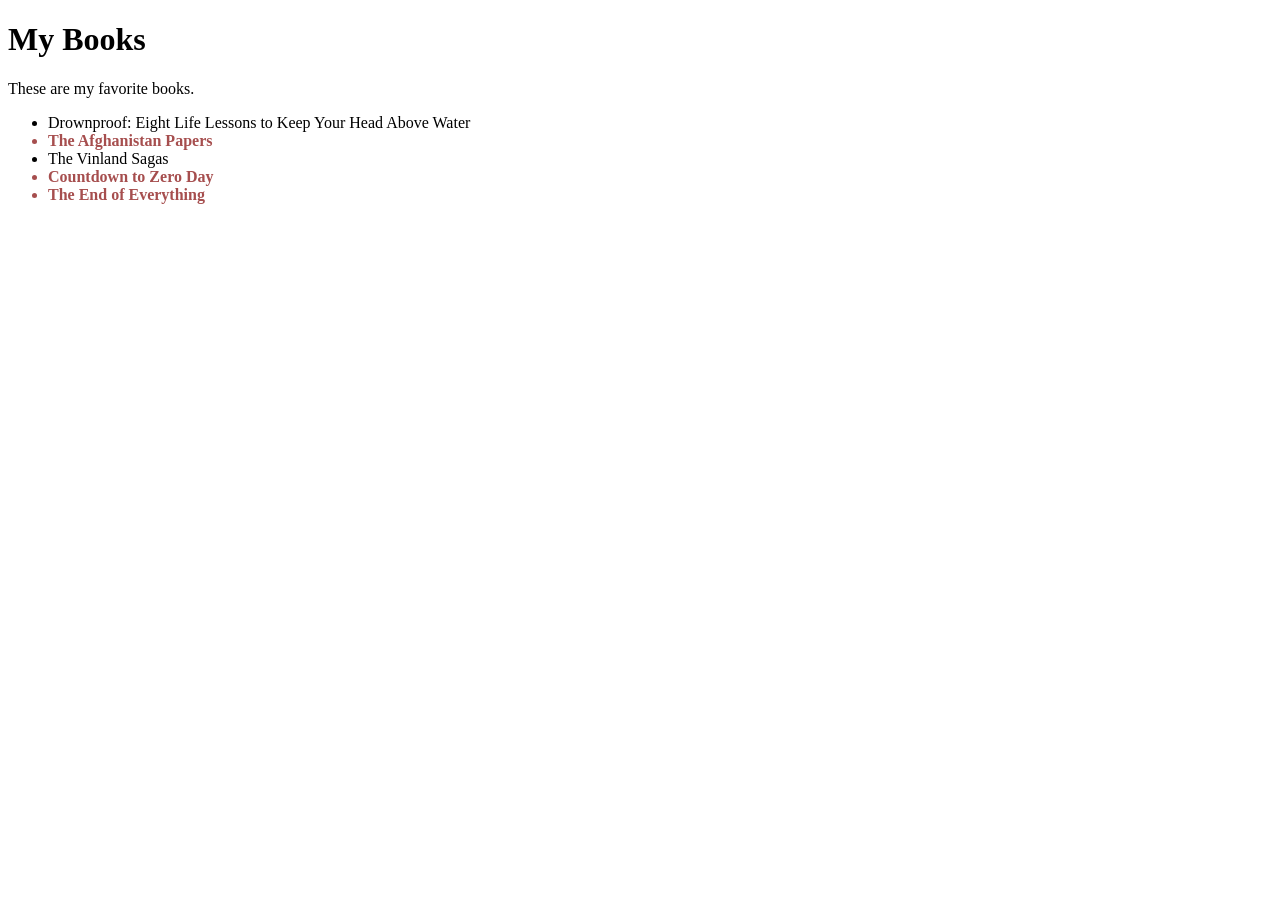
<file: bookExplorer/index.html>
<!DOCTYPE html>
<html lang='en'>
<head>
    <meta charset='utf-8'>
    <meta name='viewport' content='width=device-width, initial-scale=1'>
    <title>bookExplorer</title>
    <script src="explorer.js" defer></script>
    <style>
        .featured {
            color: hsl(0, 36%, 48%);
            font-weight: 700;
        }
    </style>
</head>
<body>
    <h1>My Books</h1>
    <p>These are my favorite books.</p>
    <ul>
        <li>Drownproof: Eight Life Lessons to Keep Your Head Above Water</li>
        <li>The Afghanistan Papers</li>
        <li>The Vinland Sagas</li>
        <li>Countdown to Zero Day</li>
        <li>The End of Everything</li>
    </ul>
</body>
</html>
</file>
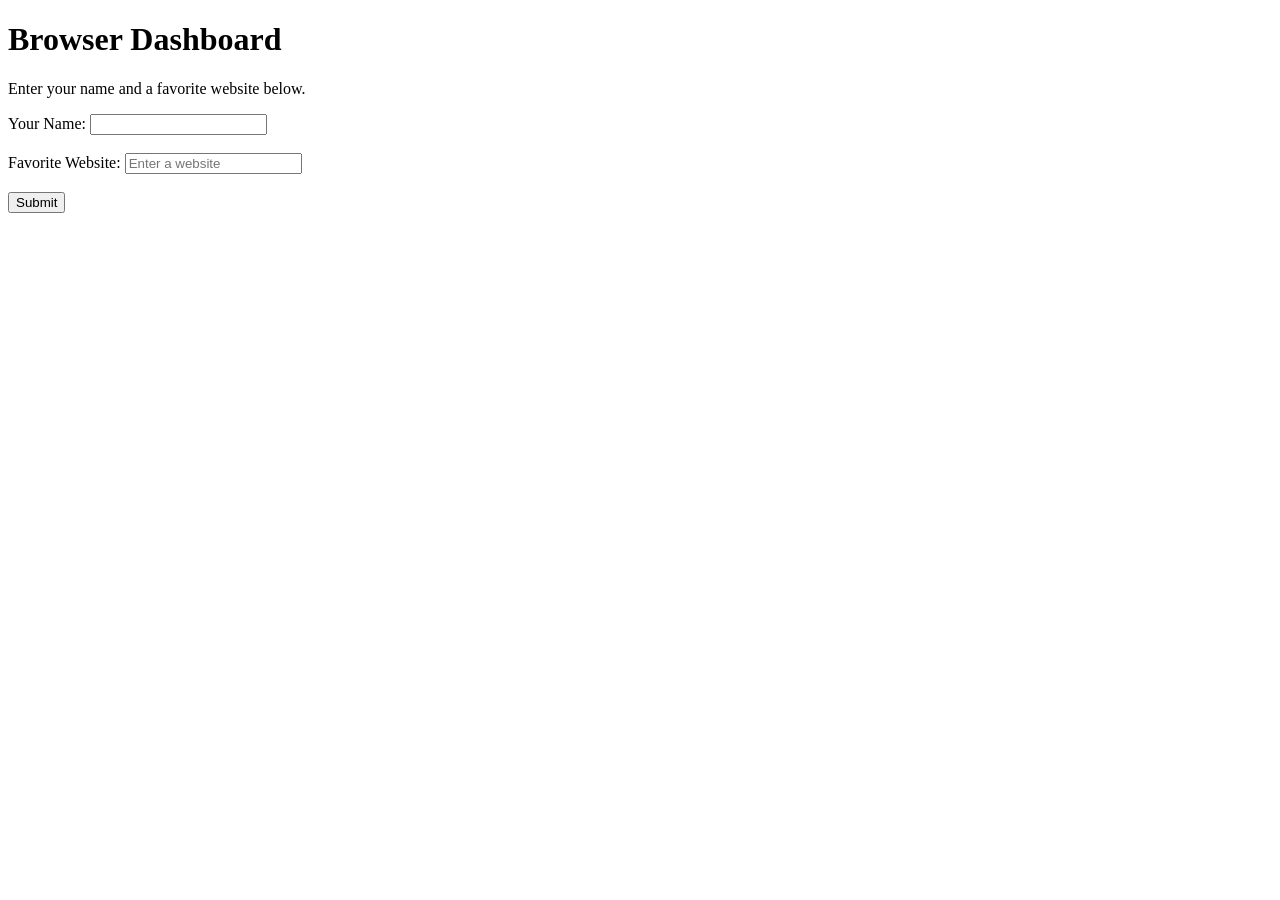
<file: browserDashboard/index.html>
<!DOCTYPE html>
<html lang="en">
<head>
    <meta charset="UTF-8">
    <meta name="viewport" content="width=device-width, initial-scale=1.0">
    <title>Aarons Browser Dashboard</title>
    <script src="dashboard.js" defer></script>
</head>
<body>

    <h1>Browser Dashboard</h1>

    <p>Enter your name and a favorite website below.</p>

    <form id="dashboardForm">

        <label for="userName">Your Name:</label>
        <input type="text" id="userName" name="userName" required>

        <br><br>

        <label for="favoriteWebsite">Favorite Website:</label>
        <input type="text" id="favoriteWebsite" name="favoriteWebsite"
               placeholder="Enter a website" required>

        <br><br>

        <button type="submit">Submit</button>

    </form>

    <section id="output"></section>

</body>
</html>
</file>
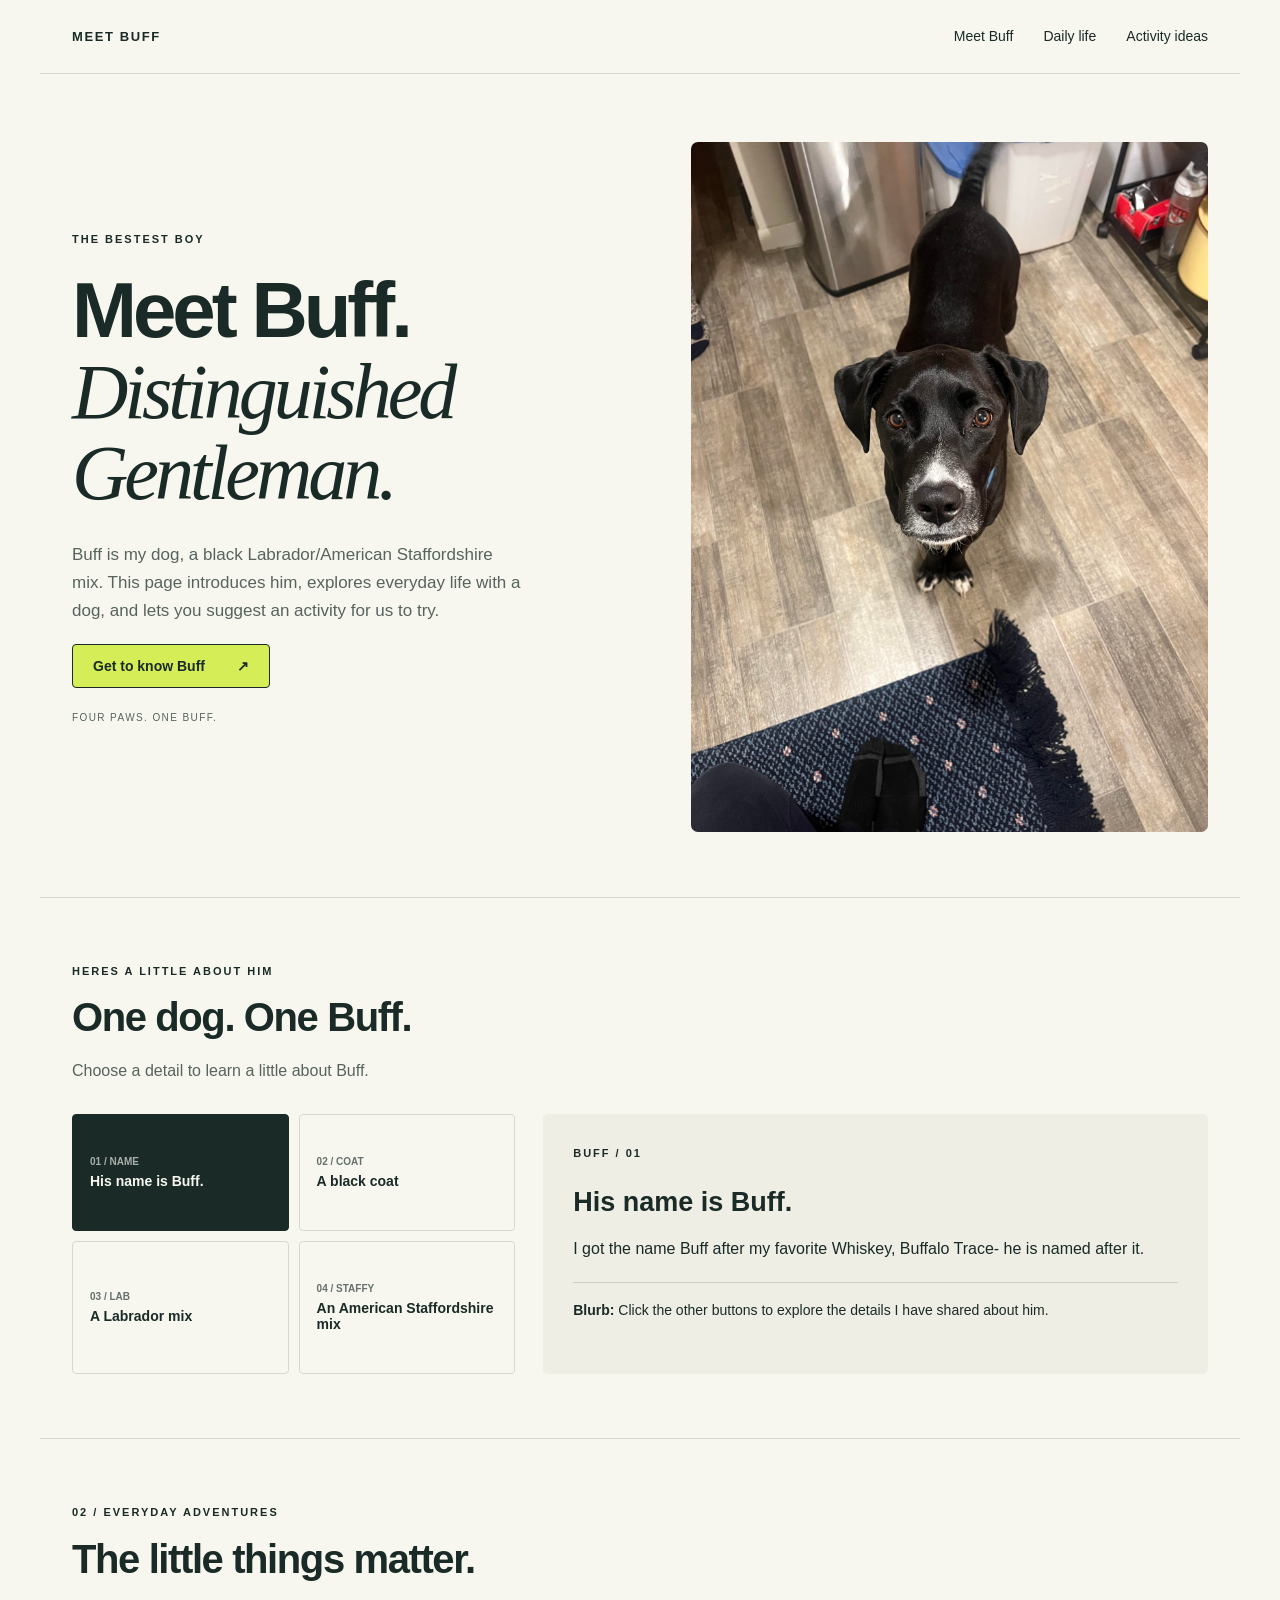
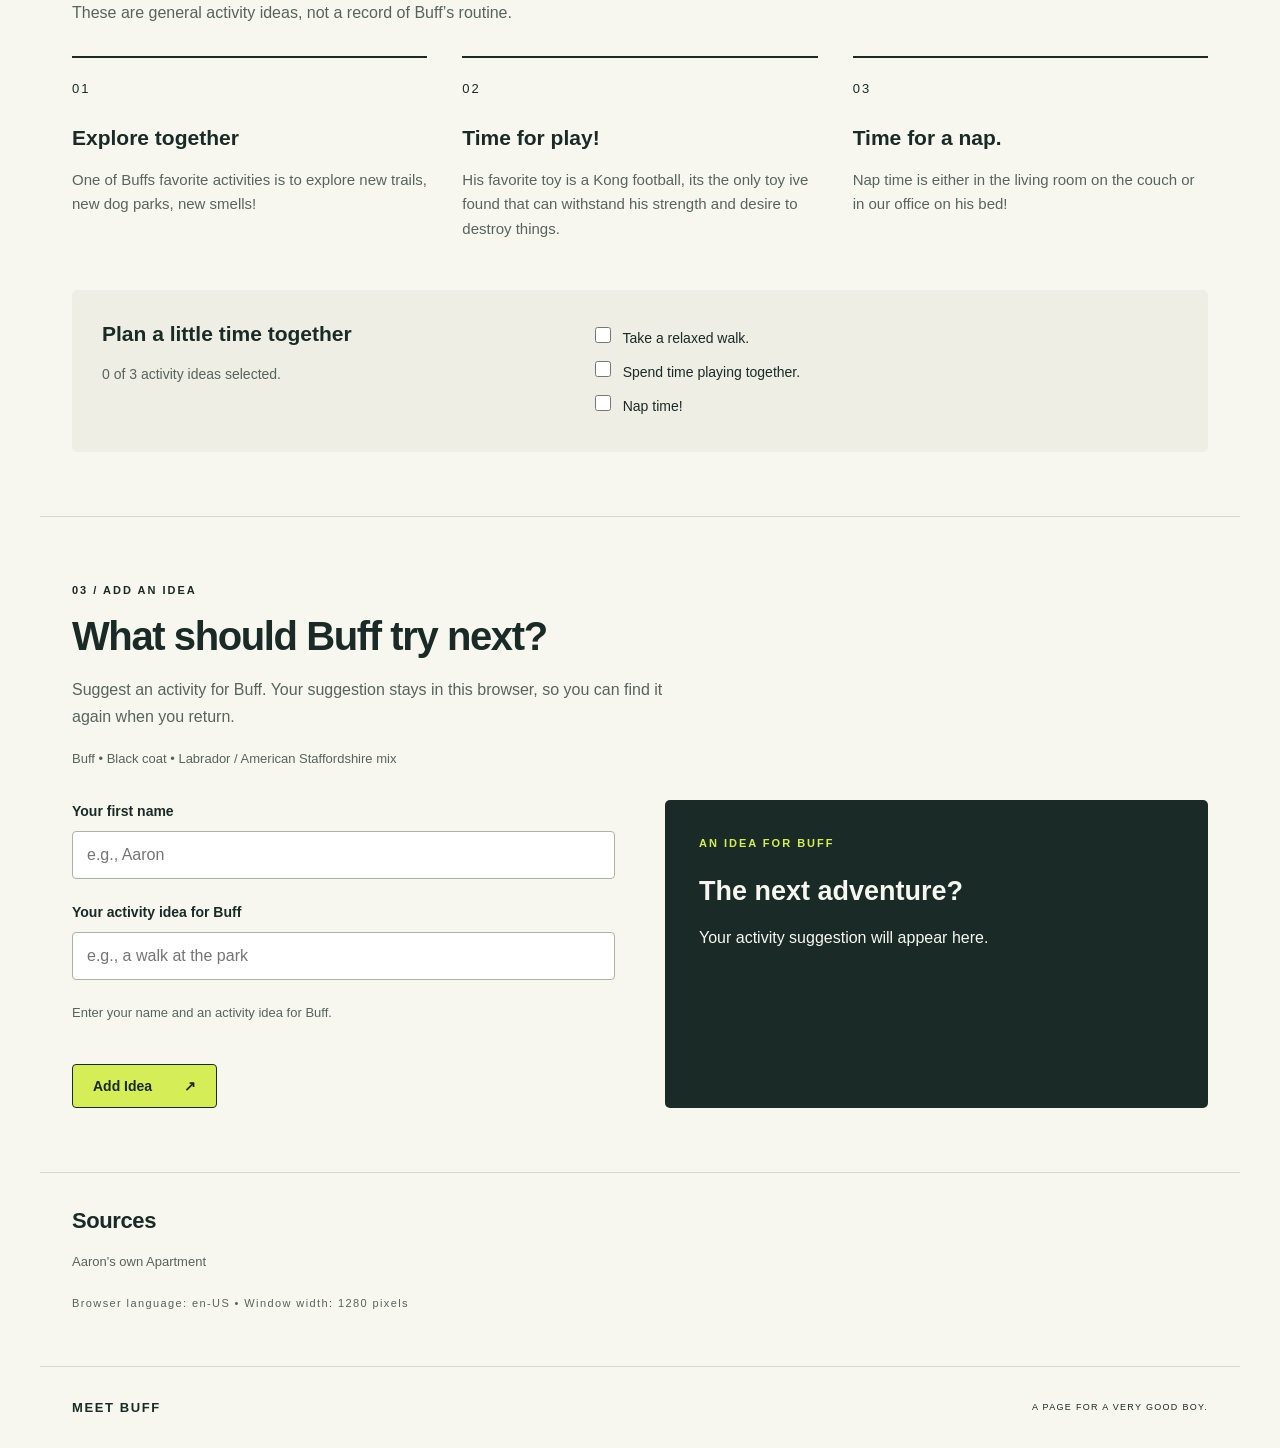
<file: finalAssignment/index.html>
<!--Aaron Cole-->
<!DOCTYPE html>
<html lang="en">
<head>
  <meta charset="UTF-8">
  <meta name="viewport" content="width=device-width, initial-scale=1.0">
  <meta name="description" content="Meet Buff, a black Labrador and American Staffordshire mix, in this interactive student website.">
  <title>Meet Buff | My Dog</title>
  <link rel="stylesheet" href="styles.css">
  <script src="script.js" defer></script>
</head>
<body>
  <a class="skip" href="#main">Skip to content</a>
  <header>
    <a class="brand" href="#home"> MEET BUFF</a>
    <nav aria-label="Main navigation">
      <a href="#parts">Meet Buff</a><a href="#process">Daily life</a><a href="#planner">Activity ideas</a>
    </nav>
  </header>
  <main id="main">
    <section id="home" class="hero">
      <div>
        <p class="eyebrow">THE BESTEST BOY</p>
        <h1>Meet Buff.<br><em>Distinguished Gentleman.</em></h1>
        <p class="intro">Buff is my dog, a black Labrador/American Staffordshire mix. This page introduces him, explores everyday life with a dog, and lets you suggest an activity for us to try.</p>
        <a class="button" href="#parts">Get to know Buff <span>↗</span></a>
        <p class="micro">FOUR PAWS. ONE BUFF.</p>
      </div>
      <figure>
        <img src="buff.jpg" width="620" height="640">
      </figure>
    </section>
    <section id="parts" class="section">
      <div class="section-heading"><p class="eyebrow">HERES A LITTLE ABOUT HIM</p><h2>One dog. One Buff.</h2><p>Choose a detail to learn a little about Buff.</p></div>
      <div class="parts-layout">
        <div id="part-buttons" class="part-buttons" role="group"></div>
        <article class="part-detail" aria-live="polite" aria-atomic="true">
          <p id="part-label" class="eyebrow">BUFF</p>
          <h3 id="part-name">His name is Buff.</h3>
          <p id="part-description">This website is all about my dog, Buff.</p>
          <p class="part-note"><strong>Blurb:</strong> <span id="part-tip">Click the other buttons to explore the details I have shared about him.</span></p>
        </article>
      </div>
      <noscript><p>Buff is my dog. He has a black coat and is a Labrador/American Staffordshire mix. Enable JavaScript to use the interactive facts and activity form.</p></noscript>
    </section>
    <section id="process" class="section process">
      <div class="section-heading"><p class="eyebrow">02 / EVERYDAY ADVENTURES</p><h2>The little things matter.</h2><p>These are general activity ideas, not a record of Buff’s routine.</p></div>
      <div class="steps">
        <article><span class="step-number">01</span><h3>Explore together</h3><p>One of Buffs favorite activities is to explore new trails, new dog parks, new smells!</p></article>
        <article><span class="step-number">02</span><h3>Time for play!</h3><p>His favorite toy is a Kong football, its the only toy ive found that can withstand his strength and desire to destroy things. </p></article>
        <article><span class="step-number">03</span><h3>Time for a nap.</h3><p>Nap time is either in the living room on the couch or in our office on his bed!</p></article>
      </div>
      <div class="checklist"><div><h3>Plan a little time together</h3><p id="checklist-progress" >0 of 3 activity ideas selected.</p></div>
        <div id="build-checks"><label><input type="checkbox"> Take a relaxed walk.</label><label><input type="checkbox"> Spend time playing together.</label><label><input type="checkbox"> Nap time!</label></div>
      </div>
    </section>
    <section id="planner" class="section planner">
      <div class="section-heading"><p class="eyebrow">03 / ADD AN IDEA</p><h2>What should Buff try next?</h2><p>Suggest an activity for Buff. Your suggestion stays in this browser, 
        so you can find it again when you return.</p><p id="guide-info" class="guide-info"></p></div>
      <div class="planner-grid">
        <form id="build-form">
          <label for="builder-name">Your first name</label>
          <input id="builder-name" name="builderName" type="text" maxlength="50" required autocomplete="given-name" placeholder="e.g., Aaron">
          <label for="build-goal">Your activity idea for Buff</label>
          <input id="build-goal" name="buildGoal" type="text" maxlength="150" required placeholder="e.g., a walk at the park">
          <p id="form-help" class="form-help">Enter your name and an activity idea for Buff.</p>
          <button class="button" type="submit">Add Idea <span aria-hidden="true">↗</span></button>
        </form>
        <aside class="saved-plan" ><p class="eyebrow">AN IDEA FOR BUFF</p><h3 id="plan-heading">The next adventure?</h3><p id="plan-output">Your activity suggestion will appear here.</p>
          <p id="storage-message" class="storage-message" role="status"></p><button id="clear-plan" class="text-button" type="button" hidden>Clear saved idea</button></aside>
      </div>
    </section>
    <section class="sources section" id="sources"><h2>Sources</h2><p>Aaron's own Apartment</p><p id="browser-info" class="micro"></p></section>
  </main>
  <footer><a class="brand" href="#home">MEET BUFF</a><span>A PAGE FOR A VERY GOOD BOY.</span></footer>
</body>
</html>
</file>
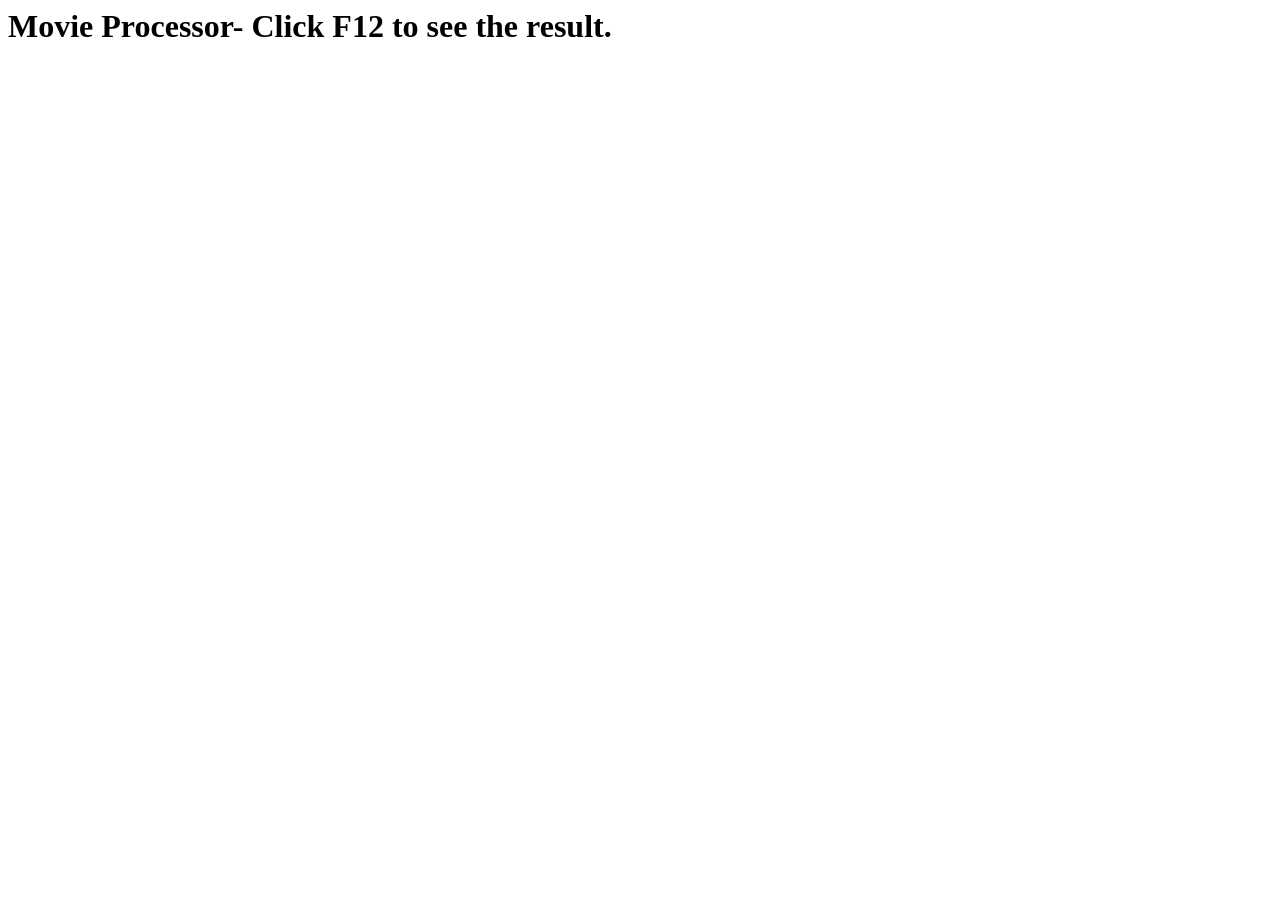
<file: movieProcessor/index.html>
<!-- Aaron Cole 9/9/26 -->

<html>
<head>
    <title>Movie Processor</title>
    <script src="processor.js"></script>
</head>
<body>
    <h1>Movie Processor- Click F12 to see the result.</h1>
</body>


</html>
</file>
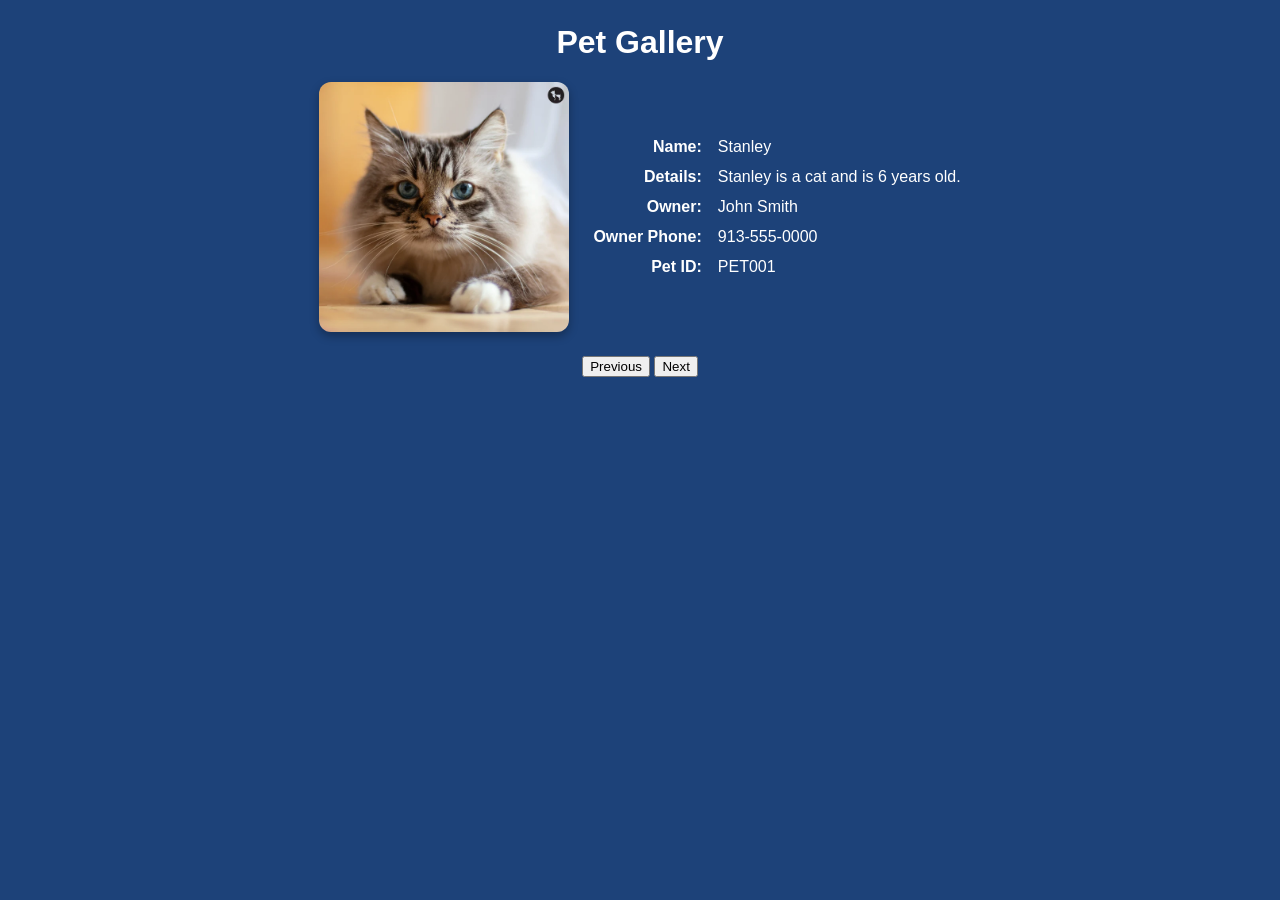
<file: petCardCreator/petCardHW.html>
<!DOCTYPE html>
<!-- Aaron Cole - 9/6/2026 -->

<html lang="en">

<head>
  <meta charset="UTF-8">
  <title>Pet Gallery</title>

  <link rel="stylesheet" href="petCardHW-1.css">
  <script src="petCardHW.js" defer></script>

</head>

<body>

  <h1 id="galleryHeading">Pet Gallery</h1>

  <div class="galleryContainer">

    <img id="PetImage" src="" alt="Pet image">

    <dl class="petDetails">

      <dt>Name:</dt>
      <dd id="petName"></dd>

      <dt>Details:</dt>
      <dd id="petDescription"></dd>

      <dt>Owner:</dt>
      <dd id="petOwner"></dd>

      <dt>Owner Phone:</dt>
      <dd id="petPhone"></dd>

      <dt>Pet ID:</dt>
      <dd id="petID"></dd>

    </dl>

  </div>

  <div class="buttons">

    <button id="prev">Previous</button>
    <button id="next">Next</button>

  </div>

</body>

</html>
</file>
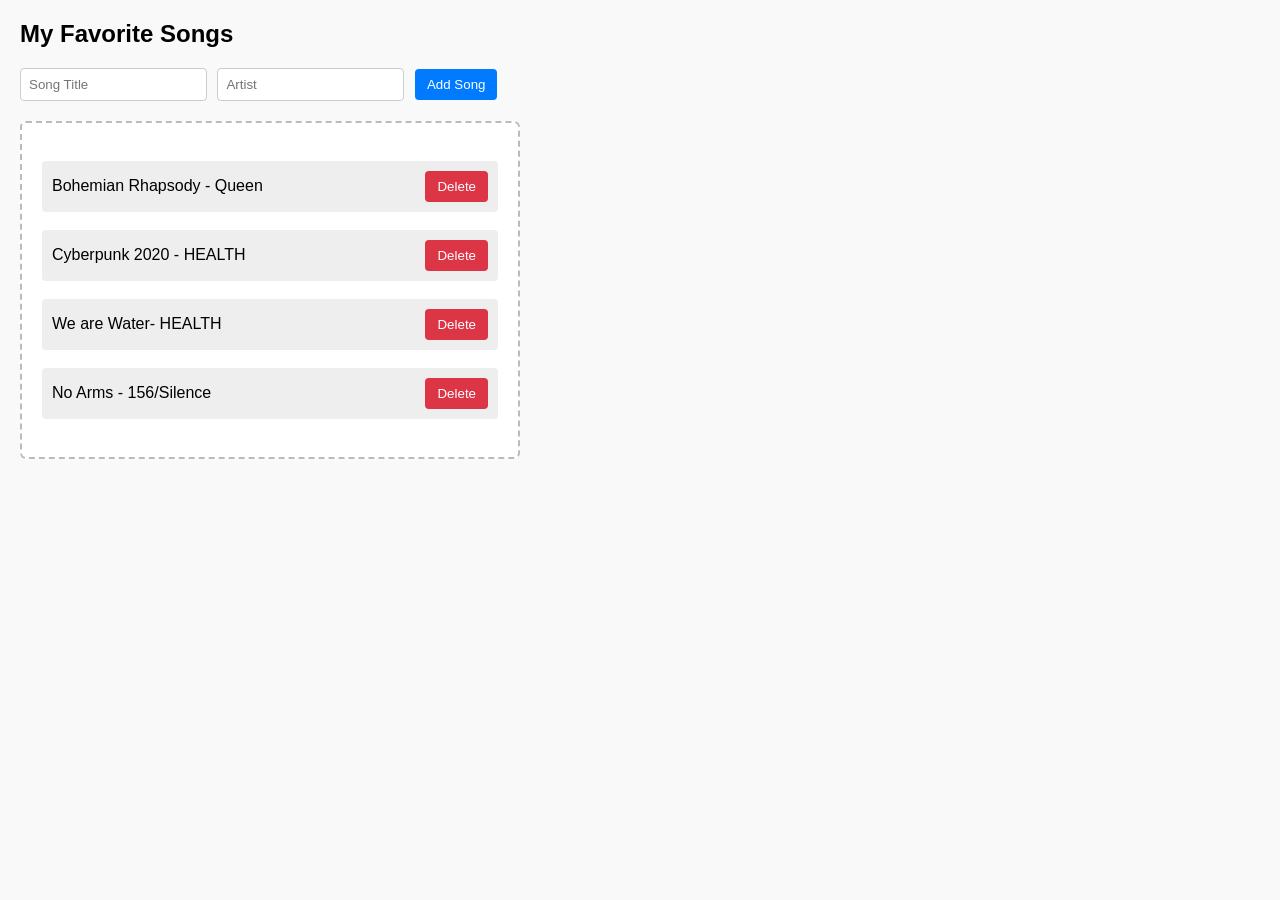
<file: playlist/index-2.html>
<!DOCTYPE html>
<html lang="en">
<head>
  <meta charset="UTF-8">
  <title>4-Song Playlist Manager</title>
  <link rel="stylesheet" href="style-1.css">
  <script src="external.js" defer></script>

</head>
<body>

  <main>
    <h2>My Favorite Songs</h2>

    <section class="inputGroup">
      <input type="text" id="songTitle" placeholder="Song Title">
      <input type="text" id="songArtist" placeholder="Artist">
      <button type="button" id="addBtn">Add Song</button>
    </section>

    <section id="playlistContainer">

      <article class="songCard">
        <span>Bohemian Rhapsody - Queen</span>
        <button class="deleteBtn">Delete</button>
      </article>
      <article class="songCard">
        <span>Cyberpunk 2020 - HEALTH</span>
        <button class="deleteBtn">Delete</button>
      </article>
      <article class="songCard">
        <span>We are Water- HEALTH</span>
        <button class="deleteBtn">Delete</button>
      </article>
      <article class="songCard">
        <span>No Arms - 156/Silence</span>
        <button class="deleteBtn">Delete</button>
      </article>
     
    </section>
  </main>

</body>
</html>
</file>
<file: finalAssignment/styles.css>
:root {
  --bg: #f7f7f0;
  --ink: #192a27;
  --muted: #56645d;
  --green: #d5ed56;
  --line: #d5d9cc;
  --panel: #eeeee4;
}

* {
  box-sizing: border-box;
}

html {
  scroll-behavior: smooth;
  scroll-padding-top: 90px;
}

body {
  margin: 0;
  background: var(--bg);
  color: var(--ink);
  font-family: Arial, Helvetica, sans-serif;
  font-size: 16px;
  line-height: 1.65;
}

a {
  color: inherit;
}

header,
main,
footer {
  max-width: 1200px;
  margin: auto;
}

header {
  display: flex;
  justify-content: space-between;
  align-items: center;
  padding: 25px 32px;
  border-bottom: 1px solid var(--line);
}

.brand {
  text-decoration: none;
  font-size: 13px;
  font-weight: 800;
  letter-spacing: 1.6px;
  display: flex;
  align-items: center;
  gap: 10px;
}

.brand-icon {
  font-size: 28px;
  line-height: 1;
}

nav {
  display: flex;
  gap: 30px;
  font-size: 14px;
}

nav a {
  text-decoration: none;
}

nav a:hover {
  text-decoration: underline;
}

.hero {
  display: grid;
  grid-template-columns: 1.08fr 1fr;
  gap: 60px;
  align-items: center;
  padding: 68px 32px 65px;
}

.eyebrow {
  font-size: 11px;
  letter-spacing: 2px;
  font-weight: bold;
  margin: 0 0 22px;
}

h1 {
  font-size: clamp(46px, 6.3vw, 78px);
  letter-spacing: -4px;
  line-height: 1.04;
  margin: 0 0 28px;
}

h1 em {
  font-family: Georgia, serif;
  font-weight: normal;
}

p {
  margin: 0 0 18px;
}

.intro {
  max-width: 450px;
  color: var(--muted);
  font-size: 17px;
}

.button {
  display: inline-flex;
  align-items: center;
  justify-content: space-between;
  gap: 32px;
  background: var(--green);
  border: 1px solid var(--ink);
  border-radius: 4px;
  padding: 13px 20px;
  font: 700 14px Arial, sans-serif;
  color: var(--ink);
  text-decoration: none;
  cursor: pointer;
}

.button:hover {
  background: #c5df43;
}

.micro {
  font-size: 10px;
  letter-spacing: 1.4px;
  color: var(--muted);
  margin-top: 22px;
}

figure {
  margin: 0;
}

figure img {
  display: block;
  width: 100%;
  height: auto;
  border-radius: 7px;
}

figcaption {
  display: flex;
  gap: 18px;
  font-size: 11px;
  color: var(--muted);
  margin-top: 10px;
}

figcaption span {
  font-weight: bold;
  letter-spacing: 1px;
}

.section {
  padding: 64px 32px;
  border-top: 1px solid var(--line);
}

h2 {
  font-size: clamp(28px, 3.4vw, 40px);
  line-height: 1.15;
  letter-spacing: -1.4px;
  margin: 0 0 18px;
}

h3 {
  font-size: 21px;
  line-height: 1.3;
  margin: 0 0 16px;
}

.section-heading > p:not(.eyebrow) {
  color: var(--muted);
  max-width: 600px;
}

.section-heading {
  margin-bottom: 30px;
}

.section-heading .eyebrow {
  margin-bottom: 14px;
}

.parts-layout {
  display: grid;
  grid-template-columns: 1fr 1.5fr;
  gap: 28px;
}

.part-buttons {
  display: grid;
  grid-template-columns: 1fr 1fr;
  gap: 10px;
}

.part-button {
  padding: 17px;
  text-align: left;
  font: 600 14px Arial, sans-serif;
  background: transparent;
  border: 1px solid var(--line);
  border-radius: 4px;
  color: var(--ink);
  cursor: pointer;
}

.part-button:hover {
  border-color: var(--ink);
}

.part-button[aria-pressed="true"] {
  background: var(--ink);
  color: var(--bg);
  border-color: var(--ink);
}

.part-button span {
  font-size: 10px;
  display: block;
  opacity: 0.65;
  margin-bottom: 6px;
}

.part-detail {
  background: var(--panel);
  padding: 30px;
  border-radius: 5px;
  min-height: 260px;
}

.part-detail h3 {
  font-size: 27px;
}

.part-note {
  font-size: 14px;
  border-top: 1px solid #cdd0c3;
  padding-top: 16px;
  margin: 20px 0 0;
}

.steps {
  display: grid;
  grid-template-columns: repeat(3, 1fr);
  gap: 35px;
}

.steps article {
  border-top: 2px solid var(--ink);
  padding-top: 20px;
}

.step-number {
  display: block;
  font-size: 13px;
  letter-spacing: 2px;
  margin-bottom: 25px;
}

.steps p {
  font-size: 15px;
  color: var(--muted);
}

.checklist {
  display: grid;
  grid-template-columns: 1fr 1.3fr;
  gap: 30px;
  background: var(--panel);
  padding: 30px;
  margin-top: 30px;
  border-radius: 5px;
}

.checklist p {
  font-size: 14px;
  margin: 0;
  color: var(--muted);
}

.checklist label {
  display: block;
  padding: 4px;
  font-size: 14px;
  cursor: pointer;
}

.checklist input {
  accent-color: var(--ink);
  margin-right: 8px;
  width: 16px;
  height: 16px;
}

.planner-grid {
  display: grid;
  grid-template-columns: 1fr 1fr;
  gap: 50px;
}

form label {
  display: block;
  font-size: 14px;
  font-weight: bold;
  margin: 0 0 8px;
}

form input {
  width: 100%;
  padding: 14px;
  font: 16px Arial, sans-serif;
  background: #fff;
  border: 1px solid #aab4a6;
  border-radius: 4px;
  margin-bottom: 22px;
  color: var(--ink);
}

.form-help {
  color: var(--muted);
  font-size: 13px;
  min-height: 44px;
}

.saved-plan {
  background: var(--ink);
  color: var(--bg);
  padding: 34px;
  border-radius: 5px;
}

.saved-plan .eyebrow {
  color: var(--green);
}

.saved-plan h3 {
  font-size: 27px;
}

.storage-message {
  font-size: 13px;
  color: #dae7c6;
}

.text-button {
  font: 14px Arial, sans-serif;
  color: var(--bg);
  background: none;
  border: 0;
  border-bottom: 1px solid currentColor;
  padding: 0 0 3px;
  cursor: pointer;
}

.guide-info {
  font-size: 13px;
}

.sources {
  padding-top: 35px;
  padding-bottom: 35px;
}

.sources h2 {
  font-size: 22px;
  letter-spacing: -0.4px;
}

.sources p {
  font-size: 13px;
  color: var(--muted);
  max-width: 800px;
}

.sources .micro {
  font-size: 11px;
}

footer {
  border-top: 1px solid var(--line);
  padding: 30px 32px;
  display: flex;
  gap: 25px;
  justify-content: space-between;
  align-items: center;
}

footer > span {
  font-size: 9px;
  letter-spacing: 1.3px;
}

footer > a:last-child {
  font-size: 12px;
}

.skip {
  position: absolute;
  left: 10px;
  top: -100px;
  padding: 10px;
  background: var(--green);
  z-index: 2;
}

.skip:focus {
  top: 10px;
}

:focus-visible {
  outline: 3px solid #497125;
  outline-offset: 4px;
}

[hidden] {
  display: none !important;
}

@media (max-width: 750px) {
  header {
    align-items: flex-start;
    gap: 20px;
    padding: 20px;
  }

  .brand {
    font-size: 10px;
  }

  nav {
    gap: 14px;
    font-size: 12px;
  }

  .hero {
    grid-template-columns: 1fr;
    padding: 45px 20px;
    gap: 32px;
  }

  h1 {
    letter-spacing: -2px;
  }

  figure {
    max-width: 470px;
  }

  .section {
    padding: 44px 20px;
  }

  .parts-layout,
  .planner-grid,
  .checklist {
    grid-template-columns: 1fr;
    gap: 22px;
  }

  .steps {
    grid-template-columns: 1fr;
    gap: 18px;
  }

  .step-number {
    margin-bottom: 10px;
  }

  footer {
    padding: 25px 20px;
    flex-wrap: wrap;
  }

  footer > span {
    display: none;
  }
}

@media (prefers-reduced-motion: reduce) {
  html {
    scroll-behavior: auto;
  }
}
</file>
<file: petCardCreator/petCardHW-1.css>
/* Your name goes here with the date you used this file petCard gallery css */
body {
  font-family: Arial, sans-serif;
  text-align: center;
  background: #1d4279;
  color: white;
}

#PetImage {
  width: 250px;
  height: 250px;
  object-fit: cover;
  border-radius: 12px;
  box-shadow: 0 4px 10px #0000004d;
}


.galleryContainer {
  display: flex;
  justify-content: center;
  align-items: center;
  gap: 1.5rem;
  width: 100%;
}


.petDetails {
  display: grid;
  grid-template-columns: auto auto; 
  gap: 0.75rem 1rem;               
  justify-content: center;         
}

.petDetails dt {
  font-weight: bold;
  text-align: right;              
}

.petDetails dd {
  margin: 0;
  text-align: left;           
}


#galleryHeading, 
.buttons {
  text-align: center;
  margin-top: 1.5rem;
}
</file>
<file: playlist/style-1.css>
body {
  font-family: sans-serif;
  margin: 20px;
  background-color: #f9f9f9;
}

main {
  max-width: 500px;
}

.inputGroup {
  margin-bottom: 20px;
}

input {
  padding: 8px;
  margin-right: 6px;
  border: 1px solid #ccc;
  border-radius: 4px;
}

button {
  padding: 8px 12px;
  cursor: pointer;
  background-color: #007bff;
  color: white;
  border: none;
  border-radius: 4px;
}

button:hover {
  background-color: #0056b3;
}

#playlistContainer {
  border: 2px dashed #bbb;
  padding: 20px;
  background-color: #fff;
  border-radius: 6px;
}

.songCard {
  display: flex;
  justify-content: space-between;
  align-items: center;
  padding: 10px;
  margin: 18px 0;
  background-color: #eee;
  border-radius: 4px;
}

.deleteBtn {
  background-color: #dc3545;
}

.deleteBtn:hover {
  background-color: #bd2130;
}
</file>
